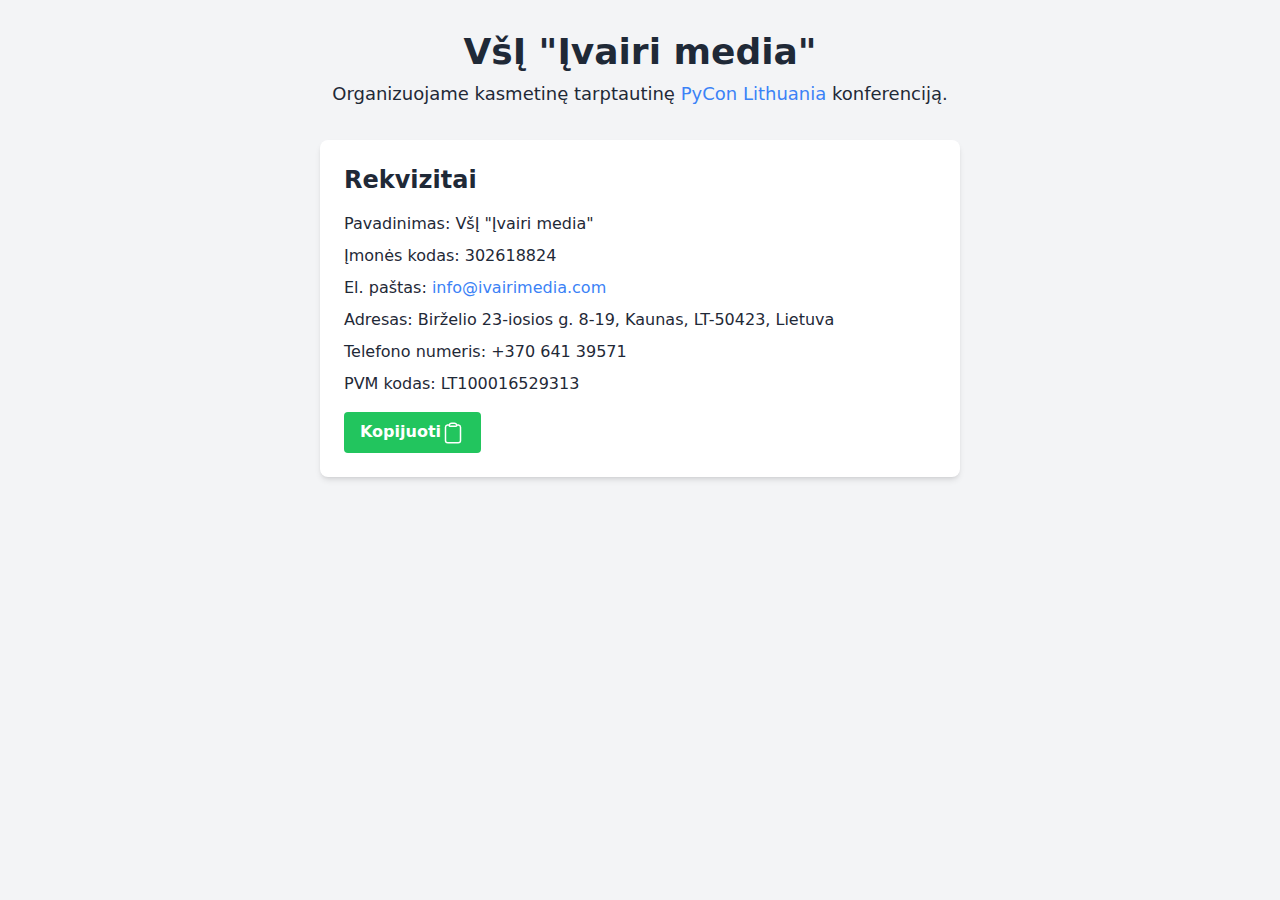
<file: index.html>
<!DOCTYPE html>
<html lang="lt">
  <head>
    <title>VšĮ "Įvairi media"</title>
    <link rel="stylesheet" type="text/css" href="style.css" />
    <meta charset="UTF-8" />
    <meta name="viewport" content="width=device-width, initial-scale=1.0" />
  </head>
  <body class="font-sans text-gray-800 bg-gray-100">
    <div class="container max-w-screen-sm mx-auto">
      <header class="my-8 text-center">
        <h1 class="mb-2 text-4xl font-bold">VšĮ "Įvairi media"</h1>
        <p class="text-lg">
          Organizuojame kasmetinę tarptautinę
          <a href="https://pycon.lt" class="text-blue-500 hover:text-blue-700" target="_blank">PyCon Lithuania</a>
          konferenciją.
        </p>
      </header>

      <section class="p-6 bg-white rounded-lg shadow-md info-section" id="info">
        <h2 class="mb-4 text-2xl font-semibold">Rekvizitai</h2>
        <div class="mb-2">Pavadinimas: VšĮ "Įvairi media"</div>
        <div class="mb-2">Įmonės kodas: 302618824</div>
        <div class="mb-2">
          El. paštas:
          <a href="mailto:info@ivairimedia.com" class="text-blue-500 hover:text-blue-700">info@ivairimedia.com</a>
        </div>
        <div class="mb-2">Adresas: Birželio 23-iosios g. 8-19, Kaunas, LT-50423, Lietuva</div>
        <div class="mb-2">Telefono numeris: +370 641 39571</div>
        <div class="mb-4">PVM kodas: LT100016529313</div>
        <button
          class="flex items-center px-4 py-2 font-bold text-white bg-green-500 rounded item hover:bg-green-700"
          onclick="copyInfo('info')"
        >
          Kopijuoti
          <div>
            <svg
              xmlns="http://www.w3.org/2000/svg"
              fill="none"
              viewBox="0 0 24 24"
              stroke-width="1.5"
              stroke="currentColor"
              class="inline w-6 h-6"
            >
              <path
                stroke-linecap="round"
                stroke-linejoin="round"
                d="M15.666 3.888A2.25 2.25 0 0 0 13.5 2.25h-3c-1.03 0-1.9.693-2.166 1.638m7.332 0c.055.194.084.4.084.612v0a.75.75 0 0 1-.75.75H9a.75.75 0 0 1-.75-.75v0c0-.212.03-.418.084-.612m7.332 0c.646.049 1.288.11 1.927.184 1.1.128 1.907 1.077 1.907 2.185V19.5a2.25 2.25 0 0 1-2.25 2.25H6.75A2.25 2.25 0 0 1 4.5 19.5V6.257c0-1.108.806-2.057 1.907-2.185a48.208 48.208 0 0 1 1.927-.184"
              />
            </svg>
          </div>
        </button>
      </section>
    </div>

    <script src="script.js"></script>
  </body>
</html>
</file>
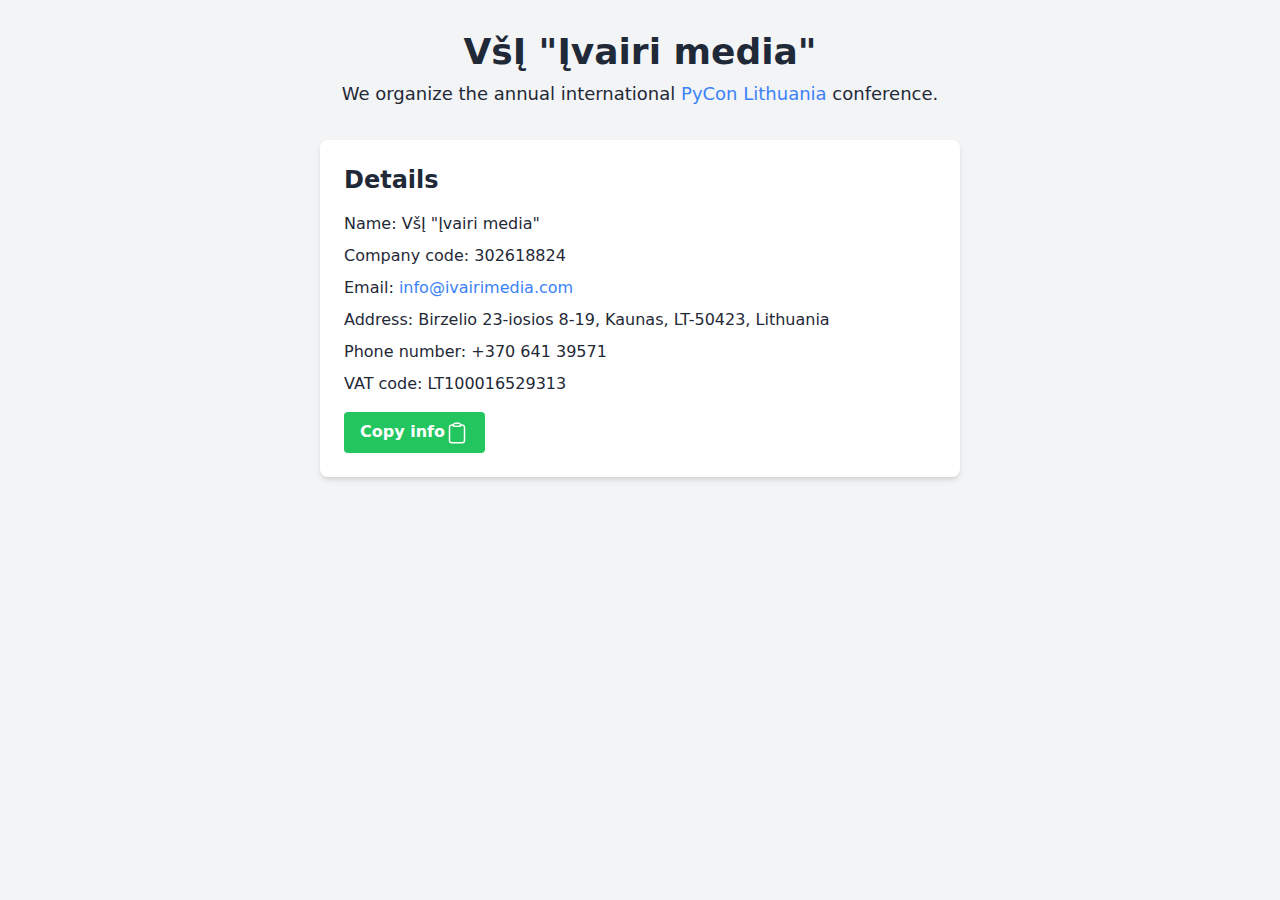
<file: en.html>
<!DOCTYPE html>
<html lang="en">
  <head>
    <title>VšĮ "Įvairi media"</title>
    <link rel="stylesheet" type="text/css" href="style.css" />
    <meta charset="UTF-8" />
    <meta name="viewport" content="width=device-width, initial-scale=1.0" />
  </head>
  <body class="font-sans text-gray-800 bg-gray-100">
    <div class="container max-w-screen-sm mx-auto">
      <header class="my-8 text-center">
        <h1 class="mb-2 text-4xl font-bold">VšĮ "Įvairi media"</h1>
        <p class="text-lg">
          We organize the annual international
          <a href="https://pycon.lt" class="text-blue-500 hover:text-blue-700" target="_blank">PyCon Lithuania</a>
          conference.
        </p>
      </header>

      <section class="p-6 bg-white rounded-lg shadow-md info-section" id="info">
        <h2 class="mb-4 text-2xl font-semibold">Details</h2>
        <div class="mb-2">Name: VšĮ "Įvairi media"</div>
        <div class="mb-2">Company code: 302618824</div>
        <div class="mb-2">
          Email:
          <a href="mailto:info@ivairimedia.com" class="text-blue-500 hover:text-blue-700">info@ivairimedia.com</a>
        </div>
        <div class="mb-2">Address: Birzelio 23-iosios 8-19, Kaunas, LT-50423, Lithuania</div>
        <div class="mb-2">Phone number: +370 641 39571</div>
        <div class="mb-4">VAT code: LT100016529313</div>
        <button
          class="flex items-center px-4 py-2 font-bold text-white bg-green-500 rounded item hover:bg-green-700"
          onclick="copyInfo('info')"
        >
          Copy info
          <div>
            <svg
              xmlns="http://www.w3.org/2000/svg"
              fill="none"
              viewBox="0 0 24 24"
              stroke-width="1.5"
              stroke="currentColor"
              class="inline w-6 h-6"
            >
              <path
                stroke-linecap="round"
                stroke-linejoin="round"
                d="M15.666 3.888A2.25 2.25 0 0 0 13.5 2.25h-3c-1.03 0-1.9.693-2.166 1.638m7.332 0c.055.194.084.4.084.612v0a.75.75 0 0 1-.75.75H9a.75.75 0 0 1-.75-.75v0c0-.212.03-.418.084-.612m7.332 0c.646.049 1.288.11 1.927.184 1.1.128 1.907 1.077 1.907 2.185V19.5a2.25 2.25 0 0 1-2.25 2.25H6.75A2.25 2.25 0 0 1 4.5 19.5V6.257c0-1.108.806-2.057 1.907-2.185a48.208 48.208 0 0 1 1.927-.184"
              />
            </svg>
          </div>
        </button>
      </section>
    </div>

    <script src="script.js"></script>
  </body>
</html>
</file>
<file: style.css>
/*! tailwindcss v3.3.5 | MIT License | https://tailwindcss.com*/*,:after,:before{box-sizing:border-box;border:0 solid #e5e7eb}:after,:before{--tw-content:""}html{line-height:1.5;-webkit-text-size-adjust:100%;-moz-tab-size:4;-o-tab-size:4;tab-size:4;font-family:ui-sans-serif,system-ui,-apple-system,BlinkMacSystemFont,Segoe UI,Roboto,Helvetica Neue,Arial,Noto Sans,sans-serif,Apple Color Emoji,Segoe UI Emoji,Segoe UI Symbol,Noto Color Emoji;font-feature-settings:normal;font-variation-settings:normal}body{margin:0;line-height:inherit}hr{height:0;color:inherit;border-top-width:1px}abbr:where([title]){-webkit-text-decoration:underline dotted;text-decoration:underline dotted}h1,h2,h3,h4,h5,h6{font-size:inherit;font-weight:inherit}a{color:inherit;text-decoration:inherit}b,strong{font-weight:bolder}code,kbd,pre,samp{font-family:ui-monospace,SFMono-Regular,Menlo,Monaco,Consolas,Liberation Mono,Courier New,monospace;font-size:1em}small{font-size:80%}sub,sup{font-size:75%;line-height:0;position:relative;vertical-align:initial}sub{bottom:-.25em}sup{top:-.5em}table{text-indent:0;border-color:inherit;border-collapse:collapse}button,input,optgroup,select,textarea{font-family:inherit;font-feature-settings:inherit;font-variation-settings:inherit;font-size:100%;font-weight:inherit;line-height:inherit;color:inherit;margin:0;padding:0}button,select{text-transform:none}[type=button],[type=reset],[type=submit],button{-webkit-appearance:button;background-color:initial;background-image:none}:-moz-focusring{outline:auto}:-moz-ui-invalid{box-shadow:none}progress{vertical-align:initial}::-webkit-inner-spin-button,::-webkit-outer-spin-button{height:auto}[type=search]{-webkit-appearance:textfield;outline-offset:-2px}::-webkit-search-decoration{-webkit-appearance:none}::-webkit-file-upload-button{-webkit-appearance:button;font:inherit}summary{display:list-item}blockquote,dd,dl,figure,h1,h2,h3,h4,h5,h6,hr,p,pre{margin:0}fieldset{margin:0}fieldset,legend{padding:0}menu,ol,ul{list-style:none;margin:0;padding:0}dialog{padding:0}textarea{resize:vertical}input::-moz-placeholder,textarea::-moz-placeholder{opacity:1;color:#9ca3af}input::placeholder,textarea::placeholder{opacity:1;color:#9ca3af}[role=button],button{cursor:pointer}:disabled{cursor:default}audio,canvas,embed,iframe,img,object,svg,video{display:block;vertical-align:middle}img,video{max-width:100%;height:auto}[hidden]{display:none}*,::backdrop,:after,:before{--tw-border-spacing-x:0;--tw-border-spacing-y:0;--tw-translate-x:0;--tw-translate-y:0;--tw-rotate:0;--tw-skew-x:0;--tw-skew-y:0;--tw-scale-x:1;--tw-scale-y:1;--tw-pan-x: ;--tw-pan-y: ;--tw-pinch-zoom: ;--tw-scroll-snap-strictness:proximity;--tw-gradient-from-position: ;--tw-gradient-via-position: ;--tw-gradient-to-position: ;--tw-ordinal: ;--tw-slashed-zero: ;--tw-numeric-figure: ;--tw-numeric-spacing: ;--tw-numeric-fraction: ;--tw-ring-inset: ;--tw-ring-offset-width:0px;--tw-ring-offset-color:#fff;--tw-ring-color:#3b82f680;--tw-ring-offset-shadow:0 0 #0000;--tw-ring-shadow:0 0 #0000;--tw-shadow:0 0 #0000;--tw-shadow-colored:0 0 #0000;--tw-blur: ;--tw-brightness: ;--tw-contrast: ;--tw-grayscale: ;--tw-hue-rotate: ;--tw-invert: ;--tw-saturate: ;--tw-sepia: ;--tw-drop-shadow: ;--tw-backdrop-blur: ;--tw-backdrop-brightness: ;--tw-backdrop-contrast: ;--tw-backdrop-grayscale: ;--tw-backdrop-hue-rotate: ;--tw-backdrop-invert: ;--tw-backdrop-opacity: ;--tw-backdrop-saturate: ;--tw-backdrop-sepia: }.container{width:100%}@media (min-width:640px){.container{max-width:640px}}@media (min-width:768px){.container{max-width:768px}}@media (min-width:1024px){.container{max-width:1024px}}@media (min-width:1280px){.container{max-width:1280px}}@media (min-width:1536px){.container{max-width:1536px}}.mx-auto{margin-left:auto;margin-right:auto}.my-8{margin-top:2rem;margin-bottom:2rem}.mb-2{margin-bottom:.5rem}.mb-4{margin-bottom:1rem}.inline{display:inline}.flex{display:flex}.h-6{height:1.5rem}.w-6{width:1.5rem}.max-w-screen-sm{max-width:640px}.items-center{align-items:center}.rounded{border-radius:.25rem}.rounded-lg{border-radius:.5rem}.bg-gray-100{--tw-bg-opacity:1;background-color:rgb(243 244 246/var(--tw-bg-opacity))}.bg-green-500{--tw-bg-opacity:1;background-color:rgb(34 197 94/var(--tw-bg-opacity))}.bg-white{--tw-bg-opacity:1;background-color:rgb(255 255 255/var(--tw-bg-opacity))}.p-6{padding:1.5rem}.px-4{padding-left:1rem;padding-right:1rem}.py-2{padding-top:.5rem;padding-bottom:.5rem}.text-center{text-align:center}.font-sans{font-family:ui-sans-serif,system-ui,-apple-system,BlinkMacSystemFont,Segoe UI,Roboto,Helvetica Neue,Arial,Noto Sans,sans-serif,Apple Color Emoji,Segoe UI Emoji,Segoe UI Symbol,Noto Color Emoji}.text-2xl{font-size:1.5rem;line-height:2rem}.text-4xl{font-size:2.25rem;line-height:2.5rem}.text-lg{font-size:1.125rem;line-height:1.75rem}.font-bold{font-weight:700}.font-semibold{font-weight:600}.text-blue-500{--tw-text-opacity:1;color:rgb(59 130 246/var(--tw-text-opacity))}.text-gray-800{--tw-text-opacity:1;color:rgb(31 41 55/var(--tw-text-opacity))}.text-white{--tw-text-opacity:1;color:rgb(255 255 255/var(--tw-text-opacity))}.shadow-md{--tw-shadow:0 4px 6px -1px #0000001a,0 2px 4px -2px #0000001a;--tw-shadow-colored:0 4px 6px -1px var(--tw-shadow-color),0 2px 4px -2px var(--tw-shadow-color);box-shadow:var(--tw-ring-offset-shadow,0 0 #0000),var(--tw-ring-shadow,0 0 #0000),var(--tw-shadow)}.hover\:bg-green-700:hover{--tw-bg-opacity:1;background-color:rgb(21 128 61/var(--tw-bg-opacity))}.hover\:text-blue-700:hover{--tw-text-opacity:1;color:rgb(29 78 216/var(--tw-text-opacity))}
</file>
